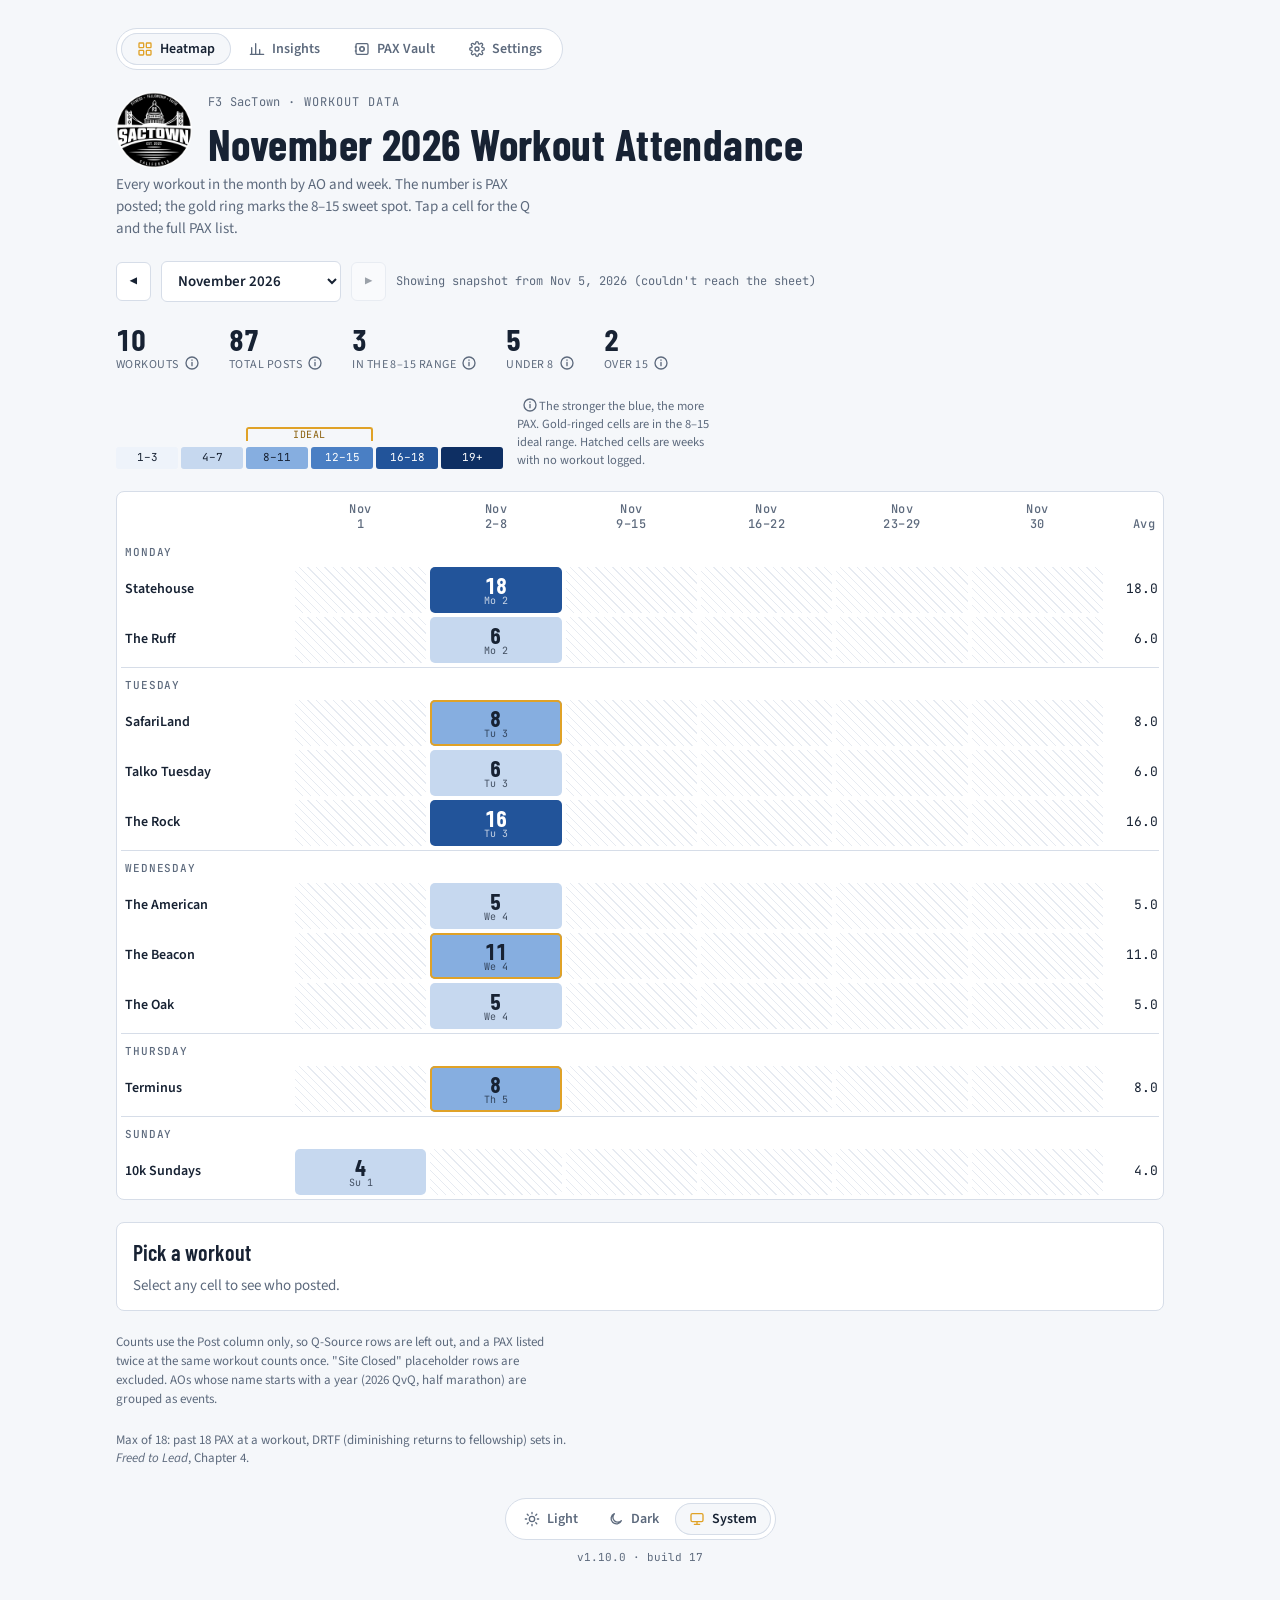
<file: index.html>
<!doctype html>
<html lang="en">
<head>
<meta charset="utf-8">
<meta name="viewport" content="width=device-width, initial-scale=1, viewport-fit=cover">
<link rel="icon" href="favicon.ico" sizes="any">
<link rel="icon" type="image/png" sizes="32x32" href="icons/favicon-32.png">
<link rel="icon" type="image/png" sizes="192x192" href="icons/icon-192.png">
<link rel="apple-touch-icon" href="icons/apple-touch-icon.png">
<title>SacTown Attendance Heatmap</title>
<meta name="color-scheme" content="light dark">
<script>try{const t=localStorage.getItem("hm-theme");if(t==="light"||t==="dark")document.documentElement.dataset.theme=t}catch(e){}</script>
<link rel="preconnect" href="https://fonts.googleapis.com">
<link rel="stylesheet" href="https://fonts.googleapis.com/css2?family=Barlow+Condensed:wght@600;700&family=Source+Sans+3:wght@400;600&family=JetBrains+Mono:wght@500&display=swap">
<link rel="stylesheet" href="site.css?v=17">
<style>
/* Layout: one row per AO grouped by day of week, one column per Mon–Sun week of the chosen month */
.legend{display:flex;align-items:flex-end;gap:14px;flex-wrap:wrap}
.ramp{display:grid;grid-template-columns:repeat(6,minmax(44px,62px));gap:3px;position:relative;padding-top:20px}
.ramp div{height:22px;border-radius:3px;display:grid;place-items:center;font-family:var(--mono);font-size:11px}
.ramp .band{position:absolute;top:0;height:14px;border:2px solid var(--ideal);border-bottom:0;border-radius:3px 3px 0 0;font-family:var(--mono);font-size:10px;color:var(--ideal-ink);text-align:center;line-height:10px;letter-spacing:.06em}
.legend small{color:var(--muted);max-width:34ch}
.grid-wrap{overflow-x:auto;background:var(--surface);border:1px solid var(--line);border-radius:8px}
table{border-collapse:separate;border-spacing:4px;width:100%;table-layout:fixed;font-variant-numeric:tabular-nums}
col.c-ao{width:170px}
col.c-avg{width:52px}
th{font-weight:600;font-size:12px;color:var(--muted);text-align:left;padding:6px 4px;white-space:nowrap}
thead th{font-family:var(--mono);font-weight:500;letter-spacing:.04em;text-align:center;line-height:1.2;vertical-align:bottom}
thead th span{display:block}
td.ao,thead th:first-child{position:sticky;left:0;z-index:1;background:var(--surface);box-shadow:4px 0 0 var(--surface)}
td.ao{font-weight:600;padding:0 8px 0 4px;font-size:14px;line-height:1.2;overflow-wrap:break-word;hyphens:auto}
tr.grp th{font-family:var(--mono);font-weight:500;font-size:11px;letter-spacing:.08em;text-transform:uppercase;color:var(--muted);padding:10px 4px 2px;border-top:1px solid var(--line)}
tbody tr.grp:first-child th{border-top:0;padding-top:4px}
tr.grp th span{position:sticky;left:4px}
td.c{padding:0;vertical-align:top}
td.c .stack{display:grid;gap:3px}
td.c button{all:unset;cursor:pointer;display:grid;place-items:center;width:100%;height:46px;border-radius:5px;box-sizing:border-box;text-align:center}
td.c button.ideal{box-shadow:inset 0 0 0 2px var(--ideal)}
td.c button:focus-visible{outline:2px solid var(--ink);outline-offset:2px}
td.c .n{font-family:var(--display);font-size:22px;font-weight:700;line-height:1}
td.c .d{font-family:var(--mono);font-size:10px;opacity:.75;line-height:1}
td.c.none{height:46px;border-radius:5px;background:repeating-linear-gradient(45deg,transparent 0 5px,var(--line) 5px 6px);opacity:.6}
td.avg{font-family:var(--mono);font-size:13px;text-align:right;padding-left:10px;white-space:nowrap}
@media (max-width:600px){
  .grid-wrap{border-radius:6px}
  table{border-spacing:3px}
  th{font-size:10px;padding:4px 2px}
  thead th{letter-spacing:0}
  col.c-ao{width:92px}
  col.c-avg{width:30px}
  table{min-width:340px}
  td.ao{font-size:12.5px;padding:0 2px}
  td.c button,td.c.none{height:40px}
  td.c .n{font-size:18px}
  td.c .d{font-size:9px;letter-spacing:-.02em}
  td.avg{font-size:11px;padding-left:2px}
}
@media (prefers-reduced-motion:no-preference){td.c button{transition:transform .12s}td.c button:hover{transform:scale(1.06)}}
</style>
</head>
<body data-page="heatmap" data-title="Attendance Heatmap">


<div class="wrap">
  <nav class="tabs" id="tabs" aria-label="Pages"></nav>
  <header>
    <a class="brand" href="https://f3sactown.com/" aria-label="F3 SacTown home"><img src="icons/icon-192.png" alt="F3 SacTown logo" width="76" height="76"></a>
    <div class="eyebrow"><span data-brand>F3 SacTown</span> · Workout data</div>
    <h1 id="title">Workout Attendance</h1>
    <p class="lede">Every workout in the month by AO and week. The number is PAX posted; the gold ring marks the 8–15 sweet spot. Tap a cell for the Q and the full PAX list.</p>
  </header>

  <div class="controls">
    <button id="prev" type="button" aria-label="Previous month">◀</button>
    <select id="month" aria-label="Month"></select>
    <button id="next" type="button" aria-label="Next month">▶</button>
    <span class="source" id="source">Loading…</span>
  </div>

  <div class="stats" id="stats"></div>

  <div class="legend">
    <div class="ramp" id="ramp"></div>
    <small><span id="heatInfo"></span>The stronger the blue, the more PAX. Gold-ringed cells are in the 8–15 ideal range. Hatched cells are weeks with no workout logged.</small>
  </div>

  <div class="grid-wrap" id="gridwrap"><table id="grid"></table></div>

  <div class="detail" id="detail" aria-live="polite"><h2>Pick a workout</h2><p>Select any cell to see who posted.</p></div>

  <p class="notes">Counts use the Post column only, so Q-Source rows are left out, and a PAX listed twice at the same workout counts once. "Site Closed" placeholder rows are excluded. AOs whose name starts with a year (2026 QvQ, half marathon) are grouped as events.</p>
  <p class="notes">Max of 18: past 18 PAX at a workout, DRTF (diminishing returns to fellowship) sets in. <cite>Freed to Lead</cite>, Chapter 4.</p>
  <footer class="foot" id="foot"></footer>
</div>

<script src="site-config.js?v=17"></script>
<script src="config.js?v=17"></script>
<script src="data.js?v=17"></script>
<script src="site.js?v=17"></script>
<script>
let WORKOUTS=[]; // {y,m,d,ao,q,pax[],n}

// ---- Rendering ----------------------------------------------------------
const sel=document.getElementById("month");
function monthKeys(){return [...new Set(WORKOUTS.map(w=>w.y*100+w.m))].sort((a,b)=>a-b)}
function fillSelect(keep){
  const keys=monthKeys();
  sel.innerHTML=keys.slice().reverse().map(k=>`<option value="${k}">${MON[k%100-1]} ${Math.floor(k/100)}</option>`).join("");
  sel.value=keys.includes(keep)?keep:keys[keys.length-1];
}
function weeksOf(y,m){ // Mon–Sun weeks clipped to the month
  const last=new Date(y,m,0).getDate(),out=[];let start=1;
  for(let d=1;d<=last;d++){const dw=new Date(y,m-1,d).getDay();if(dw===0||d===last){out.push([start,d]);start=d+1}}
  return out;
}
function render(){
  if(!WORKOUTS.length){document.getElementById("grid").innerHTML=`<tbody><tr><td class="empty">No workouts to show yet.</td></tr></tbody>`;document.getElementById("stats").innerHTML="";return}
  const key=+sel.value,y=Math.floor(key/100),m=key%100;
  try{localStorage.setItem("hm-month",key)}catch(e){}
  if(location.hash!=="#m"+key)history.replaceState(null,"","#m"+key);
  const keys=monthKeys(),pos=keys.indexOf(key);
  document.getElementById("prev").disabled=pos<=0;
  document.getElementById("next").disabled=pos>=keys.length-1;
  document.getElementById("title").textContent=`${MON[m-1]} ${y} Workout Attendance`;
  document.title=pageTitle(`${MON[m-1]} ${y} Attendance`);

  const ws=WORKOUTS.filter(w=>w.y===y&&w.m===m);
  const WEEKS=weeksOf(y,m);
  const wk=d=>WEEKS.findIndex(([a,b])=>d>=a&&d<=b);
  const dowOf=w=>new Date(w.y,w.m-1,w.d).getDay();

  // stats
  const tot=ws.reduce((s,r)=>s+r.n,0);
  const W=colsUsed("master",["date","ao","pax","post"]);
  const STATS=[[ws.length,"workouts",`Workouts this month. Each AO + date with at least one post is one workout.\nData: ${W}`],
    [tot,"total posts",`PAX posts this month: the sum of PAX at every workout. A PAX listed twice at one workout counts once.\nData: ${W}`],
    [ws.filter(r=>ideal(r.n)).length,`in the ${IDEAL_LO}–${IDEAL_HI} range`,`Workouts with ${IDEAL_LO} to ${IDEAL_HI} PAX, the ideal size.\nData: ${W}`],
    [ws.filter(r=>r.n<IDEAL_LO).length,`under ${IDEAL_LO}`,`Workouts with fewer than ${IDEAL_LO} PAX.\nData: ${W}`],
    [ws.filter(r=>r.n>IDEAL_HI).length,`over ${IDEAL_HI}`,`Workouts with more than ${IDEAL_HI} PAX.\nData: ${W}`]];
  document.getElementById("stats").innerHTML=STATS.map(([v,l,t])=>`<div class="stat"><b>${v}</b><span>${l}${infoTip(t,l)}</span></div>`).join("");

  // group AOs by their usual weekday; year-prefixed names are events
  const byAo=new Map();ws.forEach(w=>{if(!byAo.has(w.ao))byAo.set(w.ao,[]);byAo.get(w.ao).push(w)});
  const groups=new Map();
  for(const [ao,list] of byAo){
    let g;
    if(/^\d{4}\b/.test(ao))g="Event";
    else{const c={};list.forEach(w=>{const k=DOW[dowOf(w)];c[k]=(c[k]||0)+1});g=Object.entries(c).sort((a,b)=>b[1]-a[1])[0][0]}
    if(!groups.has(g))groups.set(g,[]);groups.get(g).push(ao);
  }
  const order=DAYORDER.concat("Event").filter(g=>groups.has(g));
  const cols=WEEKS.length+2;

  const g=document.getElementById("grid");
  if(!ws.length){g.innerHTML=`<tbody><tr><td class="empty">No workouts logged this month.</td></tr></tbody>`;return}
  let h=`<colgroup><col class="c-ao">${WEEKS.map(()=>"<col>").join("")}<col class="c-avg"></colgroup><thead><tr><th></th>${WEEKS.map(([a,b])=>`<th><span>${MON[m-1].slice(0,3)}</span><span>${a}${a===b?"":"–"+b}</span></th>`).join("")}<th style="text-align:right">Avg</th></tr></thead><tbody>`;
  const DAYNAME={Mon:"Monday",Tue:"Tuesday",Wed:"Wednesday",Thu:"Thursday",Fri:"Friday",Sat:"Saturday",Sun:"Sunday",Event:"Events"};
  order.forEach((day,gi)=>{
    h+=`<tr class="grp"><th colspan="${cols}" scope="rowgroup"><span>${DAYNAME[day]}</span></th></tr>`;
    groups.get(day).sort().forEach((ao,ai)=>{
      const rows=byAo.get(ao).sort((a,b)=>a.d-b.d);
      const cells=WEEKS.map((_,w)=>{
        const rs=rows.filter(r=>wk(r.d)===w);
        if(!rs.length)return `<td class="c none" aria-label="No workout"></td>`;
        return `<td class="c"><div class="stack">${rs.map(r=>{const b=bin(r.n),i=WORKOUTS.indexOf(r);
          return `<button data-i="${i}" class="${ideal(r.n)?"ideal":""}" style="background:var(${b.c});color:${b.t}" aria-label="${ao}, ${DOW[dowOf(r)]} ${MON[m-1]} ${r.d}: ${r.n} PAX"><span><div class="n">${r.n}</div><div class="d">${DOW[dowOf(r)].slice(0,2)} ${r.d}</div></span></button>`}).join("")}</div></td>`;
      }).join("");
      const avg=(rows.reduce((s,r)=>s+r.n,0)/rows.length).toFixed(1);
      h+=`<tr><td class="ao">${ao}</td>${cells}<td class="avg">${avg}</td></tr>`;
    });
  });
  g.innerHTML=h+"</tbody>";
  document.getElementById("detail").innerHTML=`<h2>Pick a workout</h2><p>Select any cell to see who posted.</p>`;
}

document.getElementById("grid").addEventListener("click",e=>{
  const b=e.target.closest("button[data-i]");if(!b)return;const r=WORKOUTS[+b.dataset.i];
  const verdict=ideal(r.n)?"In the ideal range":r.n<IDEAL_LO?`${IDEAL_LO-r.n} short of the ideal range`:`${r.n-IDEAL_HI} over the ideal range`;
  document.getElementById("detail").innerHTML=`<h2>${r.ao} · ${DOW[new Date(r.y,r.m-1,r.d).getDay()]} ${MON[r.m-1]} ${r.d} · ${r.n} PAX</h2><p><strong>Q:</strong> ${r.q||"not recorded"} · ${verdict}</p><p>${r.pax.join(", ")}</p>`;
});
sel.addEventListener("change",render);
function step(dir){const keys=monthKeys(),i=keys.indexOf(+sel.value)+dir;if(i>=0&&i<keys.length){sel.value=keys[i];render()}}
document.getElementById("prev").addEventListener("click",()=>step(-1));
document.getElementById("next").addEventListener("click",()=>step(1));

// legend
const ramp=document.getElementById("ramp");
BINS.forEach(b=>{const el=document.createElement("div");el.style.background=`var(${b.c})`;el.style.color=b.t;el.textContent=b.hi>99?`${b.lo}+`:`${b.lo}–${b.hi}`;ramp.appendChild(el)});
const band=document.createElement("div");band.className="band";band.textContent="IDEAL";band.style.left="calc((100% - 15px)/6*2 + 6px)";band.style.width="calc((100% - 15px)/6*2 + 3px)";ramp.appendChild(band);

// ---- Start: show the snapshot right away, then swap in live data -----------
function initialMonth(){
  const h=location.hash.match(/^#m(\d{6})$/);if(h)return +h[1];
  try{const s=+localStorage.getItem("hm-month");if(s)return s}catch(e){}
  return null;
}
const src=document.getElementById("source");
document.getElementById("heatInfo").innerHTML=infoTip(`Each cell is one workout: the number of PAX who posted at that AO on that date. Rows are AOs grouped by their usual weekday; columns are Monday–Sunday weeks. AOs whose name starts with a year are grouped as events.\nData: ${colsUsed("master",["date","ao","pax","post","q"])}`,"Heatmap");
WORKOUTS=fromSnapshot();fillSelect(initialMonth());render();
src.textContent=WORKOUTS.length?`Snapshot from ${SNAPSHOT_DATE} · checking the sheet…`:"Loading from the Google Sheet…";
fetch(SHEET_CSV_URL,{cache:"no-store"}).then(r=>{if(!r.ok)throw new Error(r.status);return r.text()}).then(t=>{
  const live=fromRows(parseCSV(t));if(!live.length)throw new Error("no workouts found");
  const keep=+sel.value;WORKOUTS=live;fillSelect(keep);render();
  src.textContent=`Live from the Google Sheet · ${new Date().toLocaleString([], {month:"short",day:"numeric",hour:"numeric",minute:"2-digit"})}`;
}).catch(e=>{src.textContent=WORKOUTS.length?`Showing snapshot from ${SNAPSHOT_DATE} (couldn't reach the sheet)`:`Couldn't read the sheet: ${/column not found|no workouts/.test(e.message)?e.message:"check the link and sharing"}. See Settings.`;});
</script>

</body>
</html>
</file>
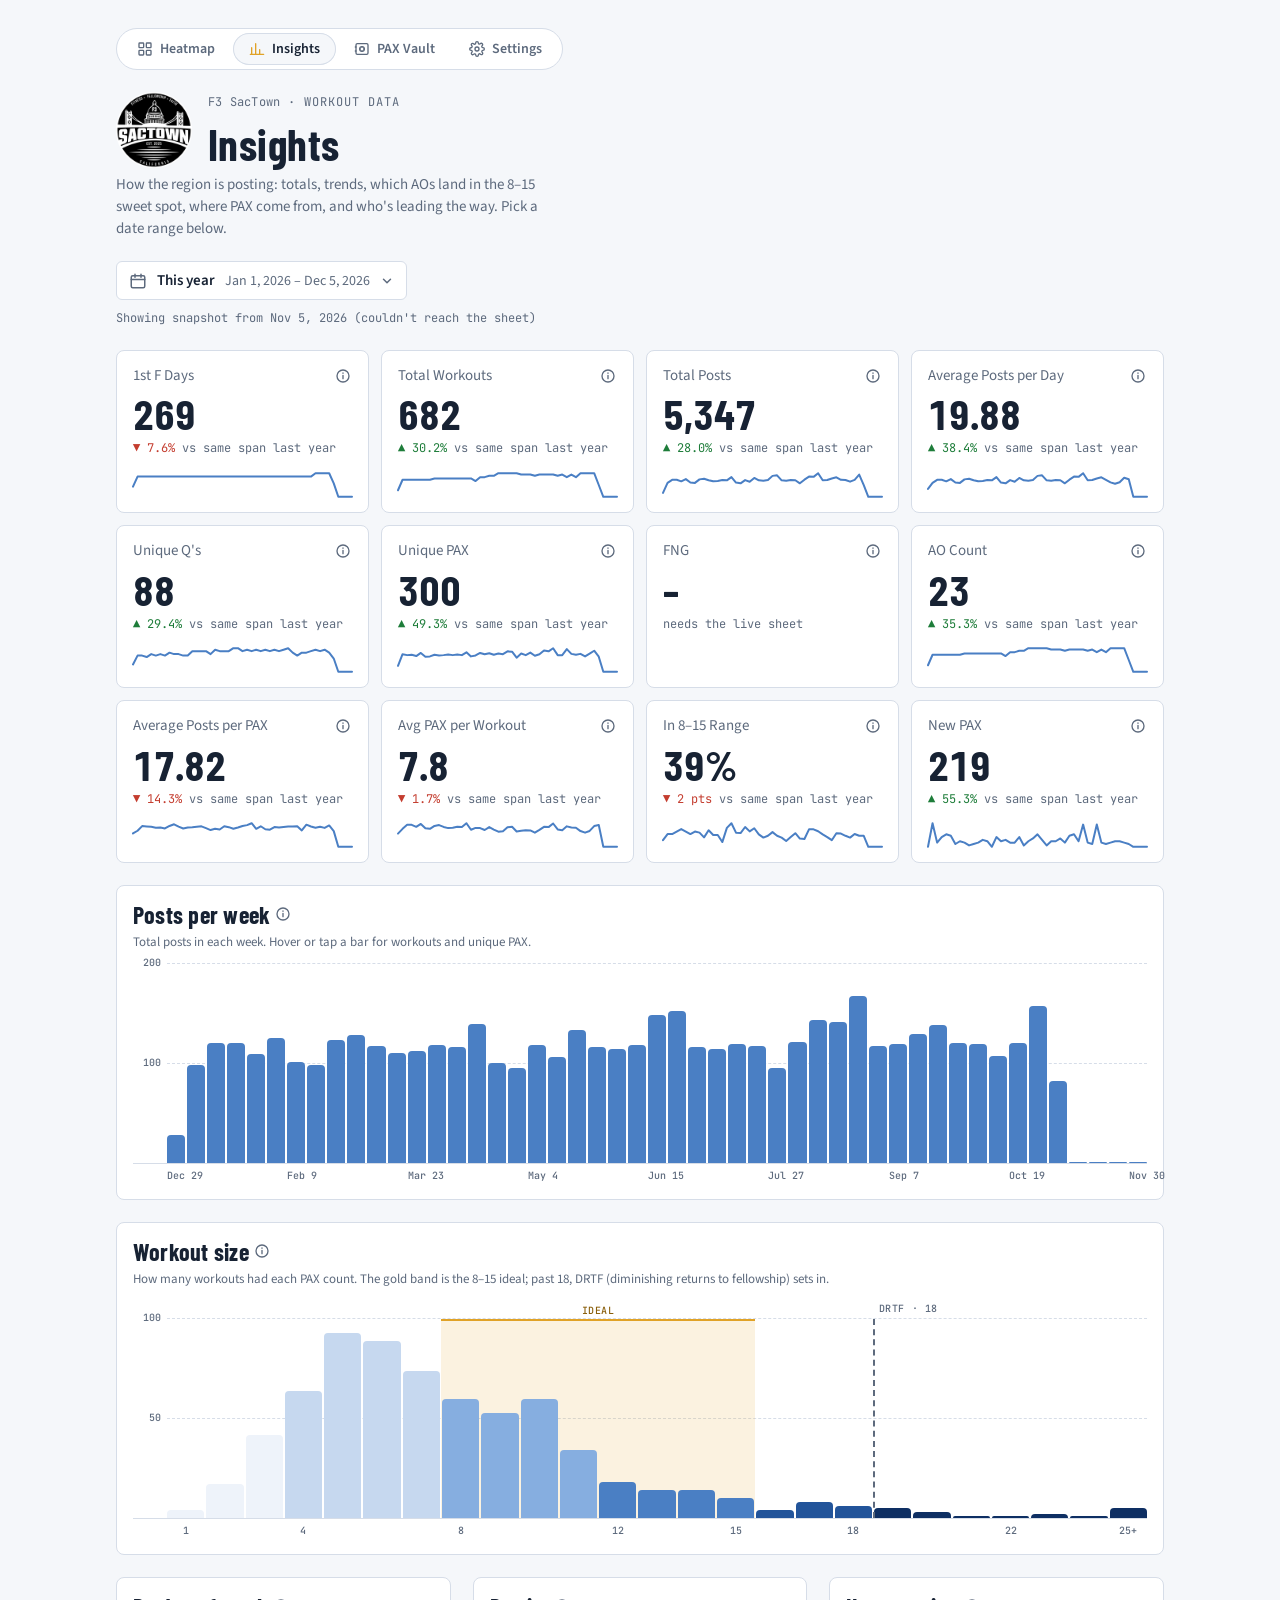
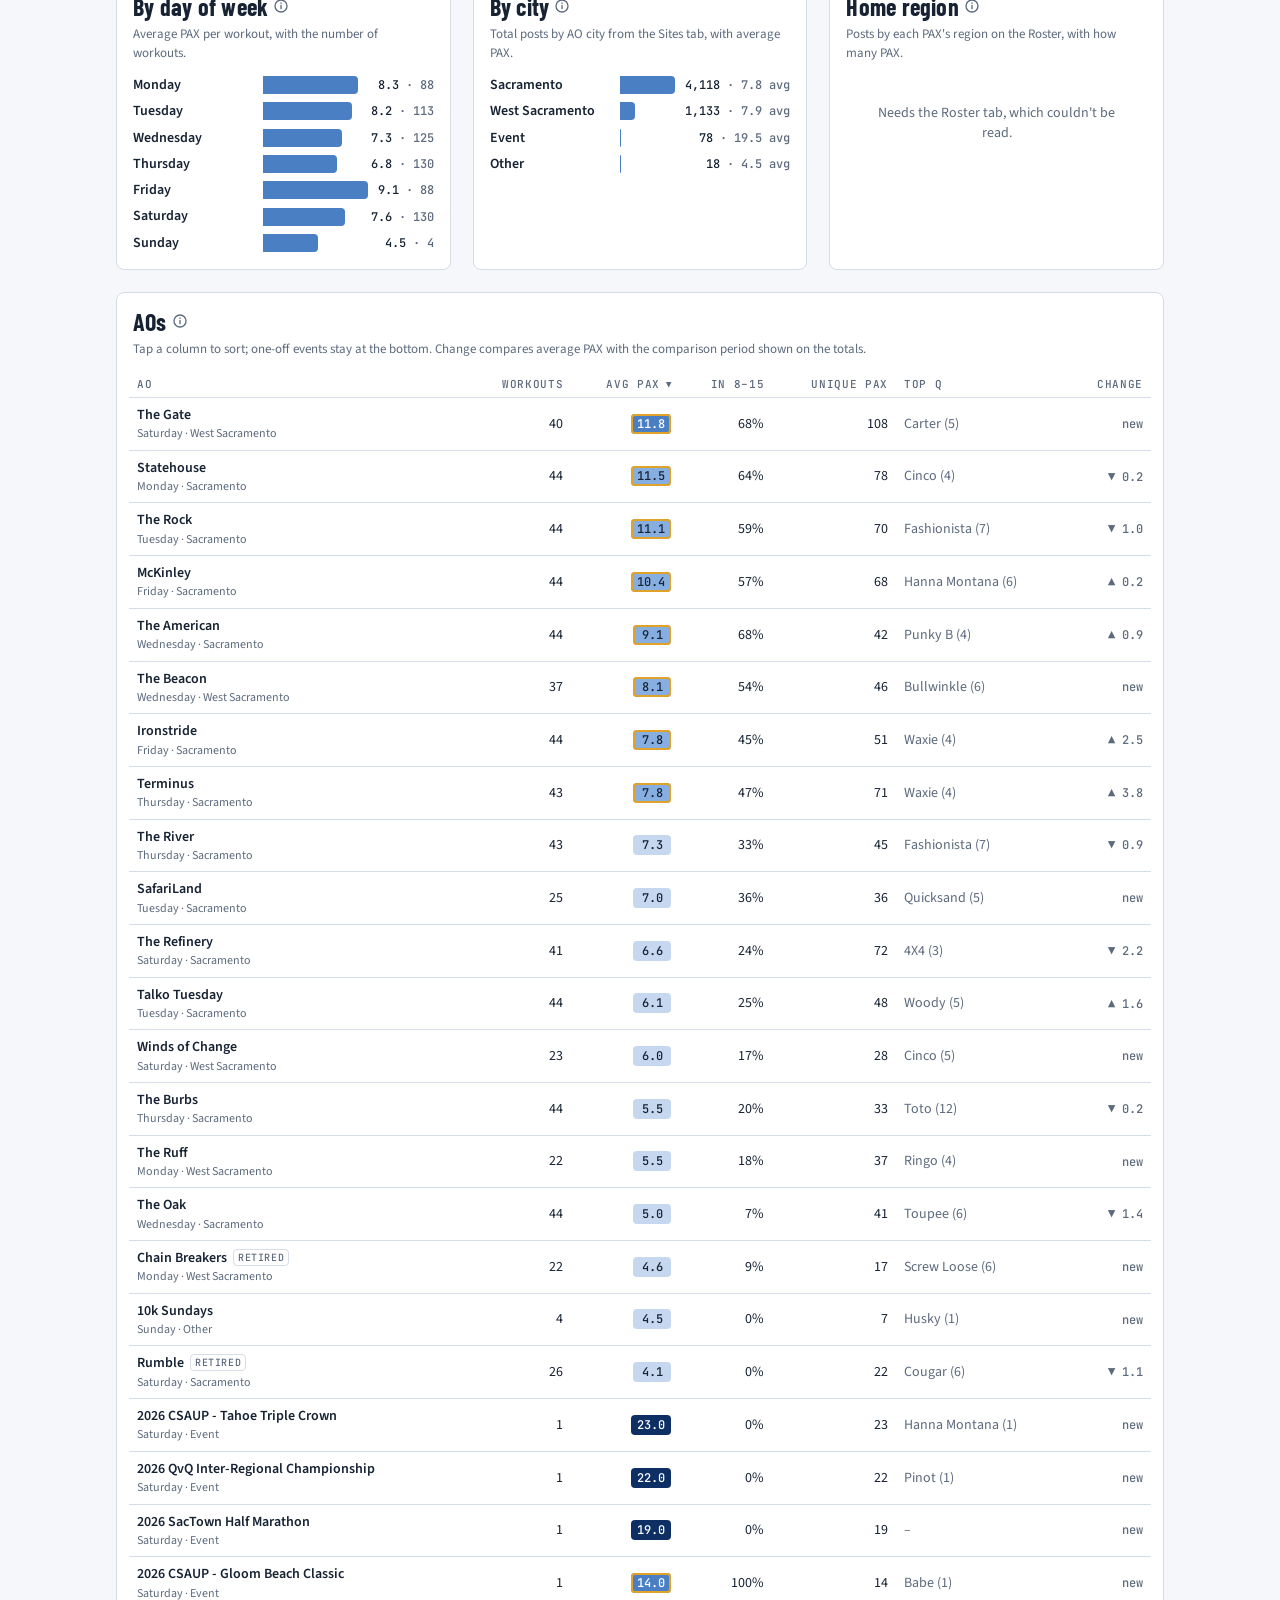
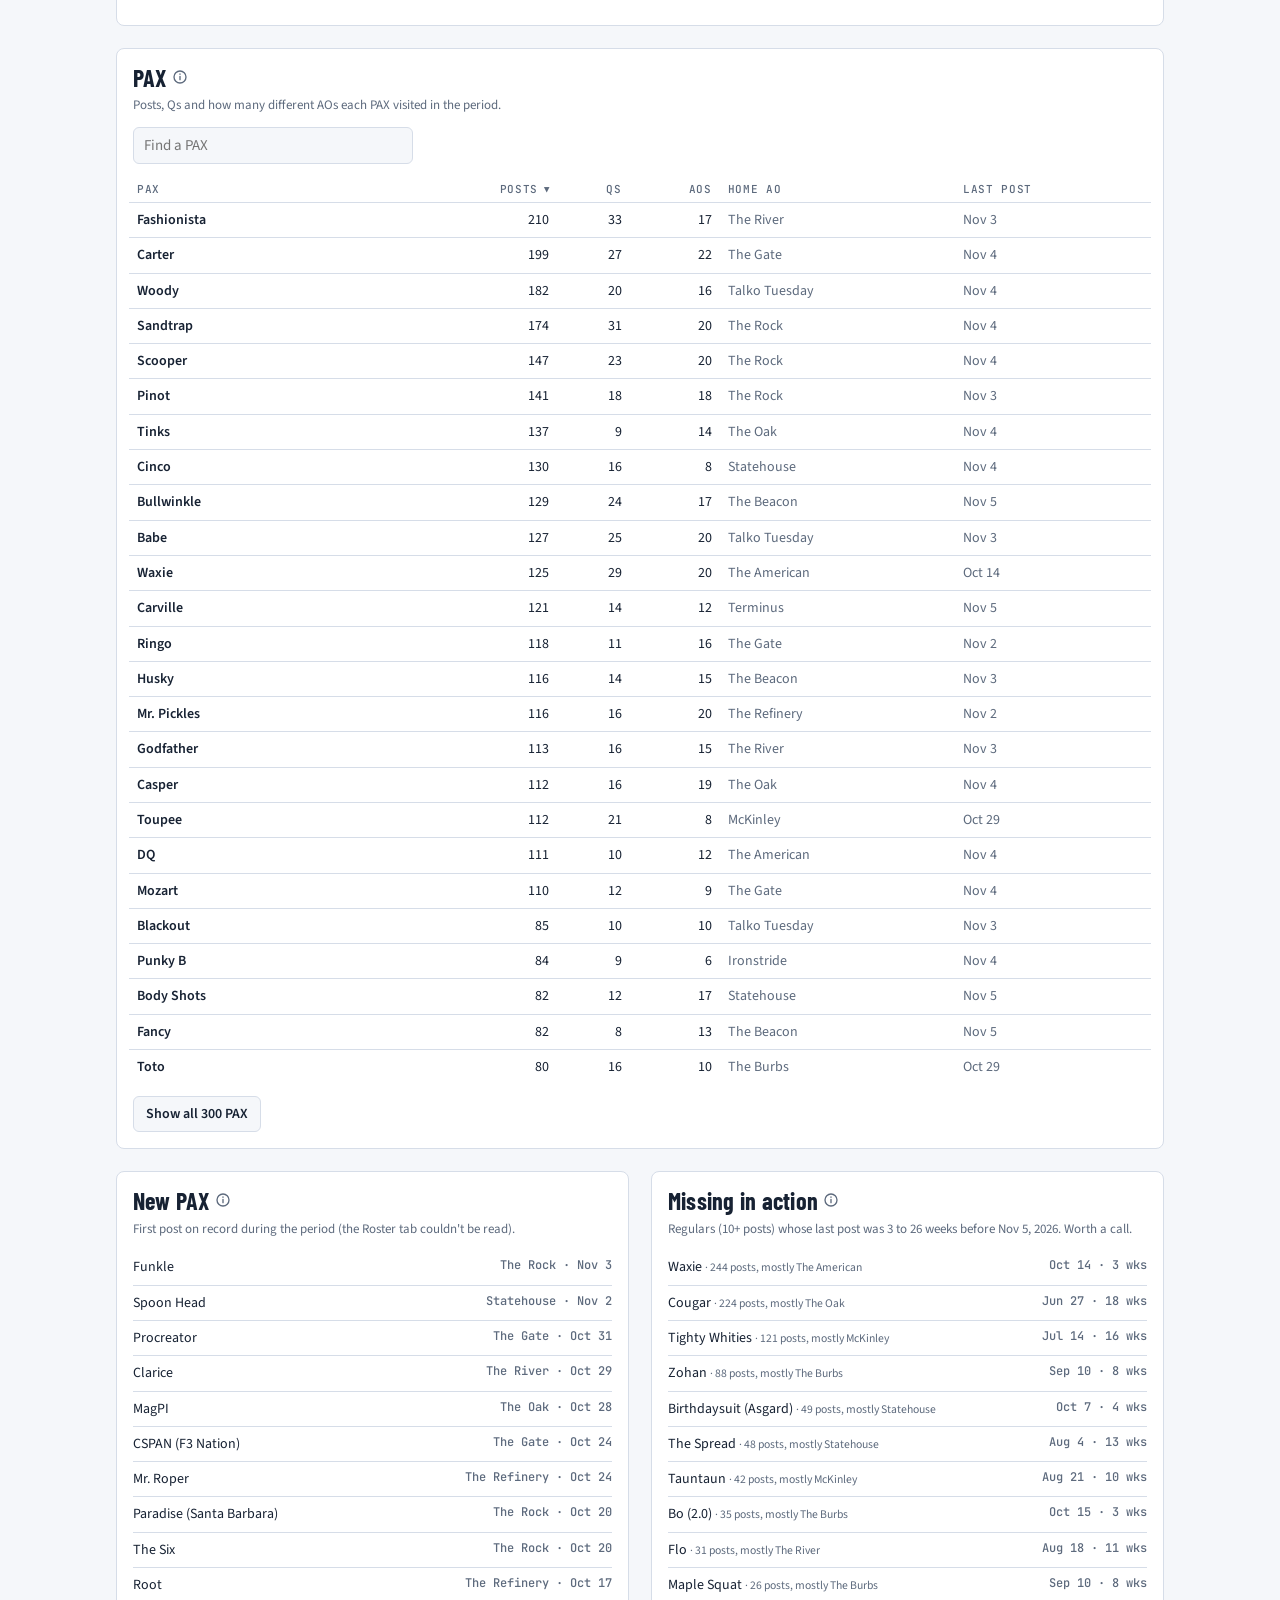
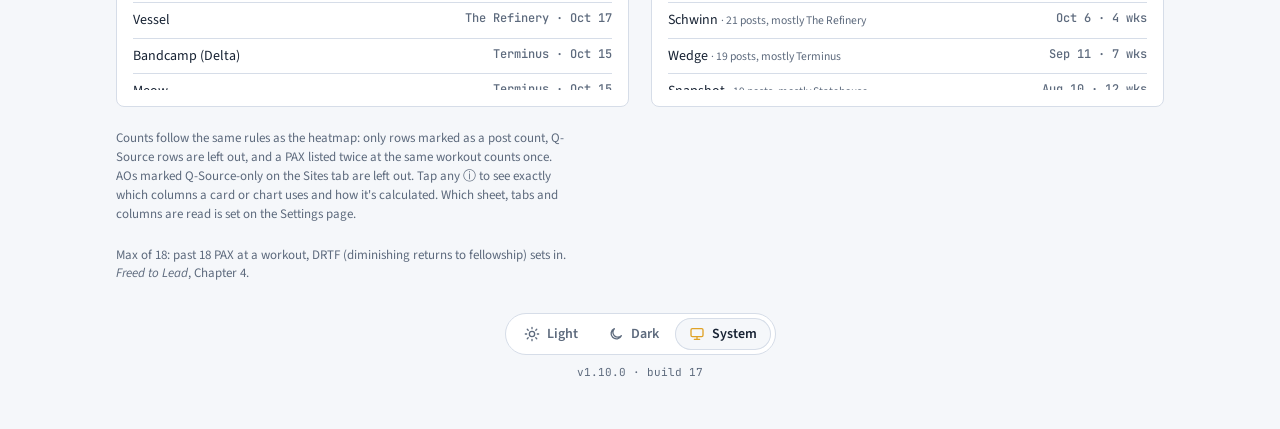
<file: insights.html>
<!doctype html>
<html lang="en">
<head>
<meta charset="utf-8">
<meta name="viewport" content="width=device-width, initial-scale=1, viewport-fit=cover">
<link rel="icon" href="favicon.ico" sizes="any">
<link rel="icon" type="image/png" sizes="32x32" href="icons/favicon-32.png">
<link rel="icon" type="image/png" sizes="192x192" href="icons/icon-192.png">
<link rel="apple-touch-icon" href="icons/apple-touch-icon.png">
<title>SacTown Insights</title>
<meta name="color-scheme" content="light dark">
<script>try{const t=localStorage.getItem("hm-theme");if(t==="light"||t==="dark")document.documentElement.dataset.theme=t}catch(e){}</script>
<link rel="preconnect" href="https://fonts.googleapis.com">
<link rel="stylesheet" href="https://fonts.googleapis.com/css2?family=Barlow+Condensed:wght@600;700&family=Source+Sans+3:wght@400;600&family=JetBrains+Mono:wght@500&display=swap">
<link rel="stylesheet" href="site.css?v=17">
<link rel="stylesheet" href="charts.css?v=17">
<style>
/* Insights: KPI tiles, charts and leaderboards for a chosen period */
/* Date range picker: one button that opens presets + an exact start/end range */
.picker{position:relative}
.pick-btn{display:inline-flex;align-items:center;gap:10px;font:600 15px var(--body);color:var(--ink);background:var(--surface);border:1px solid var(--line);border-radius:8px;padding:8px 12px;cursor:pointer;max-width:100%;text-align:left}
.pick-btn svg{width:18px;height:18px;flex:none;color:var(--muted)}
.pick-btn .caret{width:14px;height:14px}
.pick-btn[aria-expanded="true"]{border-color:var(--h4)}
.pick-btn:focus-visible{outline:2px solid var(--ink);outline-offset:2px}
.pick-btn .range{font-weight:400;font-size:14px;color:var(--muted)}
.pick-pop{position:absolute;top:calc(100% + 6px);left:0;z-index:20;width:min(540px,calc(100vw - 32px));background:var(--surface);border:1px solid var(--line);border-radius:10px;box-shadow:0 12px 32px rgba(10,20,40,.18);display:grid;grid-template-columns:170px 1fr}
.pick-pop[hidden]{display:none}
.pick-presets{display:grid;align-content:start;gap:2px;padding:8px;border-right:1px solid var(--line)}
.pick-presets button{all:unset;cursor:pointer;padding:8px 10px;border-radius:6px;font:600 14px var(--body);color:var(--ink)}
.pick-presets button:hover{background:var(--bg)}
.pick-presets button[aria-pressed="true"]{background:var(--h4);color:var(--t4)}
.pick-presets button:focus-visible{outline:2px solid var(--ink);outline-offset:-2px}
.pick-custom{display:grid;gap:12px;padding:14px 16px;align-content:start}
.pick-custom h3{margin:0;font:500 11px var(--mono);letter-spacing:.08em;text-transform:uppercase;color:var(--muted)}
.pick-custom .dates{display:grid;grid-template-columns:1fr 1fr;gap:10px}
.pick-custom label{display:grid;gap:4px;font-size:13px;color:var(--muted)}
.pick-custom input{font:15px var(--body);color:var(--ink);background:var(--bg);border:1px solid var(--line);border-radius:6px;padding:7px 8px;min-width:0}
.pick-custom input:focus-visible{outline:2px solid var(--ink);outline-offset:1px}
.pick-err{margin:0;font-size:13px;color:var(--ideal-ink);min-height:1em}
.pick-actions{display:flex;gap:8px;justify-content:flex-end}
.pick-actions button{font:600 14px var(--body);border-radius:6px;padding:7px 14px;cursor:pointer;border:1px solid var(--line);background:var(--bg);color:var(--ink)}
.pick-actions button[type="submit"]{background:var(--h4);border-color:var(--h4);color:var(--t4)}
.pick-actions button:focus-visible{outline:2px solid var(--ink);outline-offset:2px}
@media (max-width:560px){.pick-pop{grid-template-columns:1fr}.pick-presets{grid-template-columns:1fr 1fr;border-right:0;border-bottom:1px solid var(--line)}.pick-custom .dates{grid-template-columns:1fr}.pick-btn{flex-wrap:wrap;row-gap:2px}}

</style>
</head>
<body data-page="insights" data-title="Insights">

<div class="wrap">
  <nav class="tabs" id="tabs" aria-label="Pages"></nav>
  <header>
    <a class="brand" href="https://f3sactown.com/" aria-label="F3 SacTown home"><img src="icons/icon-192.png" alt="F3 SacTown logo" width="76" height="76"></a>
    <div class="eyebrow"><span data-brand>F3 SacTown</span> · Workout data</div>
    <h1 id="title">Insights</h1>
    <p class="lede">How the region is posting: totals, trends, which AOs land in the 8–15 sweet spot, where PAX come from, and who's leading the way. Pick a date range below.</p>
  </header>

  <div class="controls">
    <div class="picker" id="picker">
      <button type="button" class="pick-btn" id="pickBtn" aria-haspopup="dialog" aria-expanded="false" aria-controls="pickPop">
        <svg viewBox="0 0 24 24" fill="none" stroke="currentColor" stroke-width="2" stroke-linecap="round" stroke-linejoin="round" aria-hidden="true"><rect x="3" y="5" width="18" height="16" rx="2"/><path d="M3 10h18M8 3v4M16 3v4"/></svg>
        <span id="pickLabel">This year</span><span class="range" id="range"></span>
        <svg class="caret" viewBox="0 0 24 24" fill="none" stroke="currentColor" stroke-width="2.5" stroke-linecap="round" stroke-linejoin="round" aria-hidden="true"><path d="M6 9l6 6 6-6"/></svg>
      </button>
      <div class="pick-pop" id="pickPop" role="dialog" aria-label="Date range" hidden>
        <div class="pick-presets" id="presets"></div>
        <form class="pick-custom" id="pickForm" novalidate>
          <h3>Custom range</h3>
          <div class="dates">
            <label>Start date<input type="date" id="dStart" required></label>
            <label>End date<input type="date" id="dEnd" required></label>
          </div>
          <p class="pick-err" id="pickErr" aria-live="polite"></p>
          <div class="pick-actions"><button type="button" id="pickCancel">Cancel</button><button type="submit">Apply</button></div>
        </form>
      </div>
    </div>
  </div>
  <span class="source" id="source" style="margin-top:-12px">Loading…</span>

  <div class="kpis needs-data" id="kpis"></div>

  <section class="panel needs-data">
    <h2><span id="trendTitle">Posts per week</span><span data-info="trend" data-what="Posts over time"></span></h2>
    <p class="sub">Total posts in each <span id="trendUnit">week</span>. Hover or tap a bar for workouts and unique PAX.</p>
    <div><div class="cols" id="trend"></div><div class="xlab" id="trendX"></div></div>
  </section>

  <section class="panel needs-data">
    <h2>Workout size<span data-info="hist" data-what="Workout size"></span></h2>
    <p class="sub">How many workouts had each PAX count. The gold band is the 8–15 ideal; past 18, DRTF (diminishing returns to fellowship) sets in.</p>
    <div class="hist"><div class="cols" id="hist"></div><div class="xlab" id="histX"></div></div>
  </section>

  <div class="three needs-data">
    <section class="panel needs-data">
      <h2>By day of week<span data-info="dow" data-what="By day of week"></span></h2>
      <p class="sub">Average PAX per workout, with the number of workouts.</p>
      <div class="hbars" id="dow"></div>
    </section>
    <section class="panel needs-data">
      <h2>By city<span data-info="city" data-what="By city"></span></h2>
      <p class="sub">Total posts by AO city from the Sites tab, with average PAX.</p>
      <div class="hbars" id="city"></div>
    </section>
    <section class="panel needs-data">
      <h2>Home region<span data-info="region" data-what="Home region"></span></h2>
      <p class="sub">Posts by each PAX's region on the Roster, with how many PAX.</p>
      <div class="hbars" id="region"></div>
    </section>
  </div>

  <section class="panel needs-data">
    <h2>AOs<span data-info="ao" data-what="AO table"></span></h2>
    <p class="sub">Tap a column to sort; one-off events stay at the bottom. Change compares average PAX with the comparison period shown on the totals.</p>
    <div class="tbl-wrap"><table class="t" id="aoTable"></table></div>
  </section>

  <section class="panel needs-data">
    <h2>PAX<span data-info="pax" data-what="PAX table"></span></h2>
    <p class="sub">Posts, Qs and how many different AOs each PAX visited in the period.</p>
    <div class="tools"><input type="search" id="paxSearch" placeholder="Find a PAX" aria-label="Find a PAX"></div>
    <div class="tbl-wrap"><table class="t" id="paxTable"></table></div>
    <button class="more" id="paxMore" type="button"></button>
  </section>

  <div class="two needs-data">
    <section class="panel needs-data">
      <h2>New PAX<span data-info="newpax" data-what="New PAX"></span></h2>
      <p class="sub" id="newPaxSub"></p>
      <ul class="list" id="newPax"></ul>
    </section>
    <section class="panel needs-data">
      <h2>Missing in action<span data-info="mia" data-what="Missing in action"></span></h2>
      <p class="sub" id="miaSub">Regulars (10+ posts) whose last post was 3 to 26 weeks ago. Worth a call.</p>
      <ul class="list" id="mia"></ul>
    </section>
  </div>

  <p class="notes">Counts follow the same rules as the heatmap: only rows marked as a post count, Q-Source rows are left out, and a PAX listed twice at the same workout counts once. AOs marked Q-Source-only on the Sites tab are left out. Tap any ⓘ to see exactly which columns a card or chart uses and how it's calculated. Which sheet, tabs and columns are read is set on the Settings page.</p>
  <p class="notes">Max of 18: past 18 PAX at a workout, DRTF (diminishing returns to fellowship) sets in. <cite>Freed to Lead</cite>, Chapter 4.</p>
  <footer class="foot" id="foot"></footer>
</div>

<script src="site-config.js?v=17"></script>
<script src="config.js?v=17"></script>
<script src="data.js?v=17"></script>
<script src="site.js?v=17"></script>
<script src="insights.js?v=17"></script>
</body>
</html>
</file>
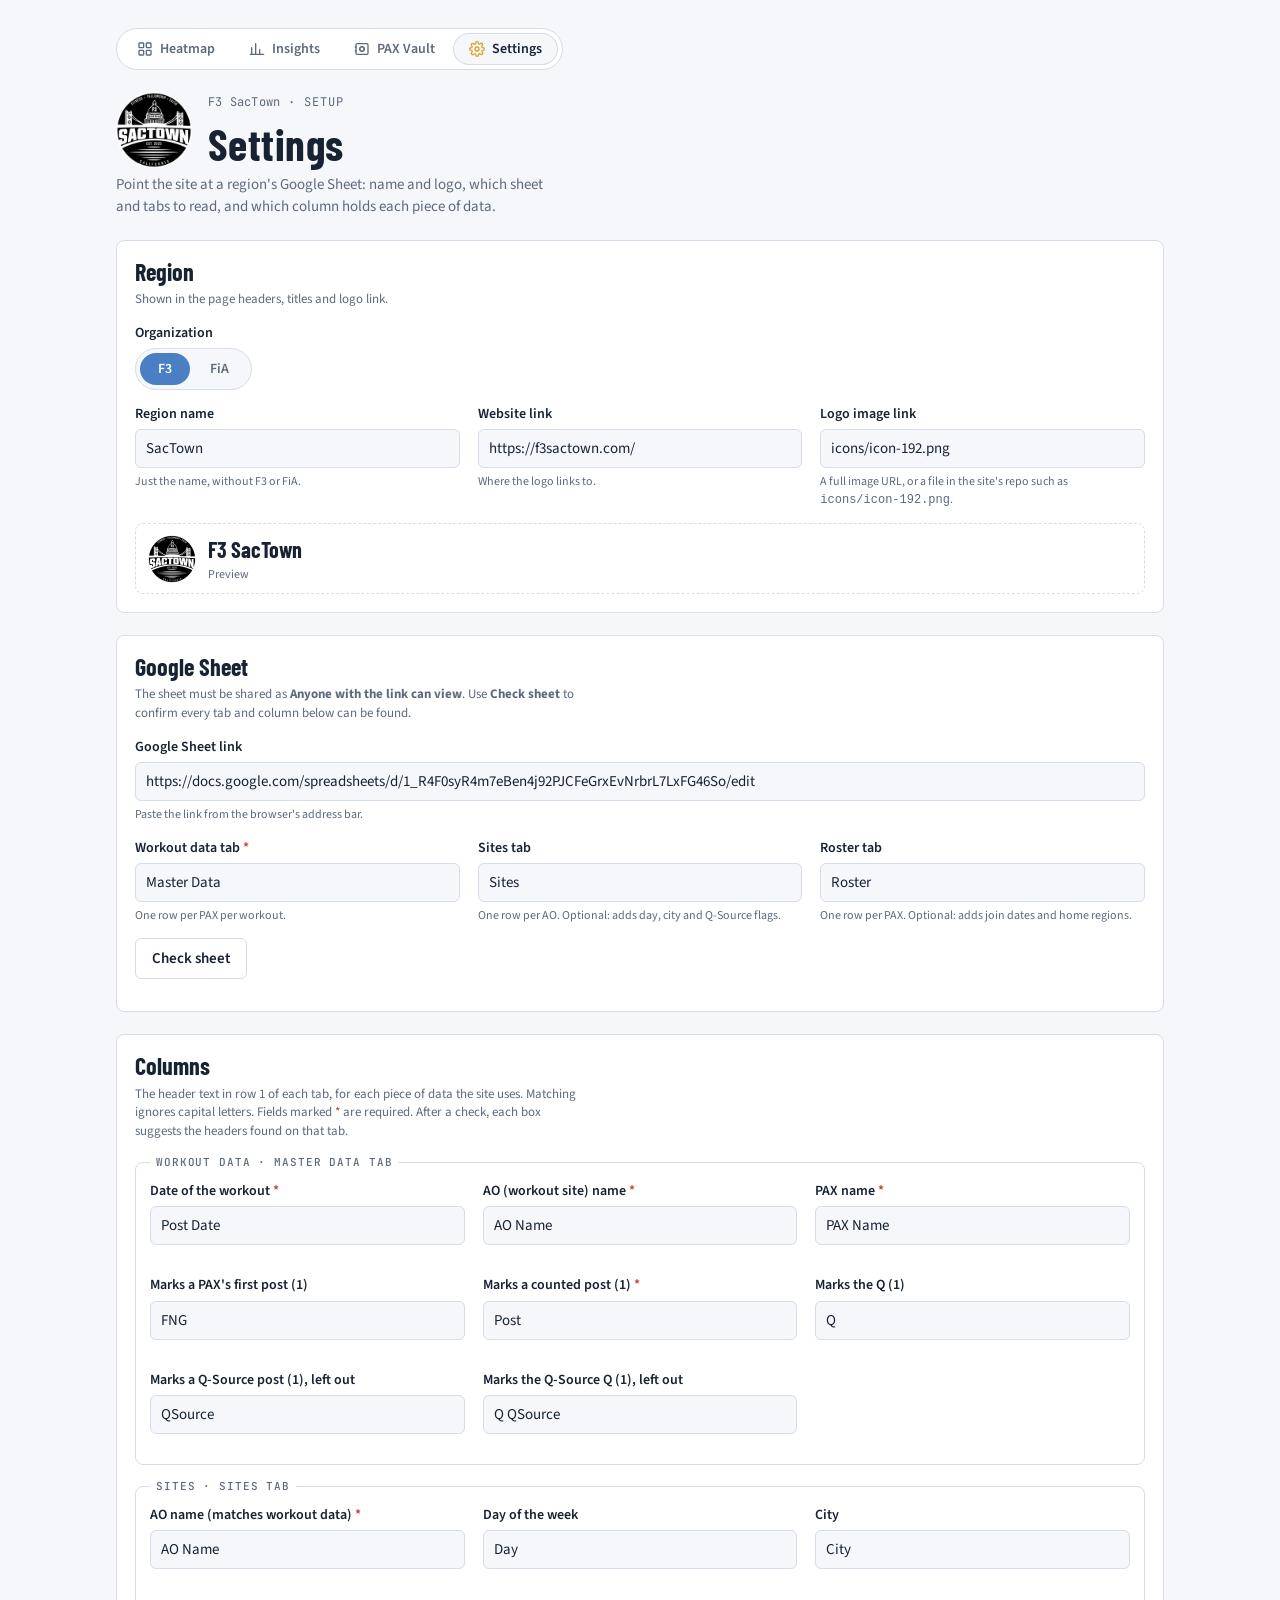
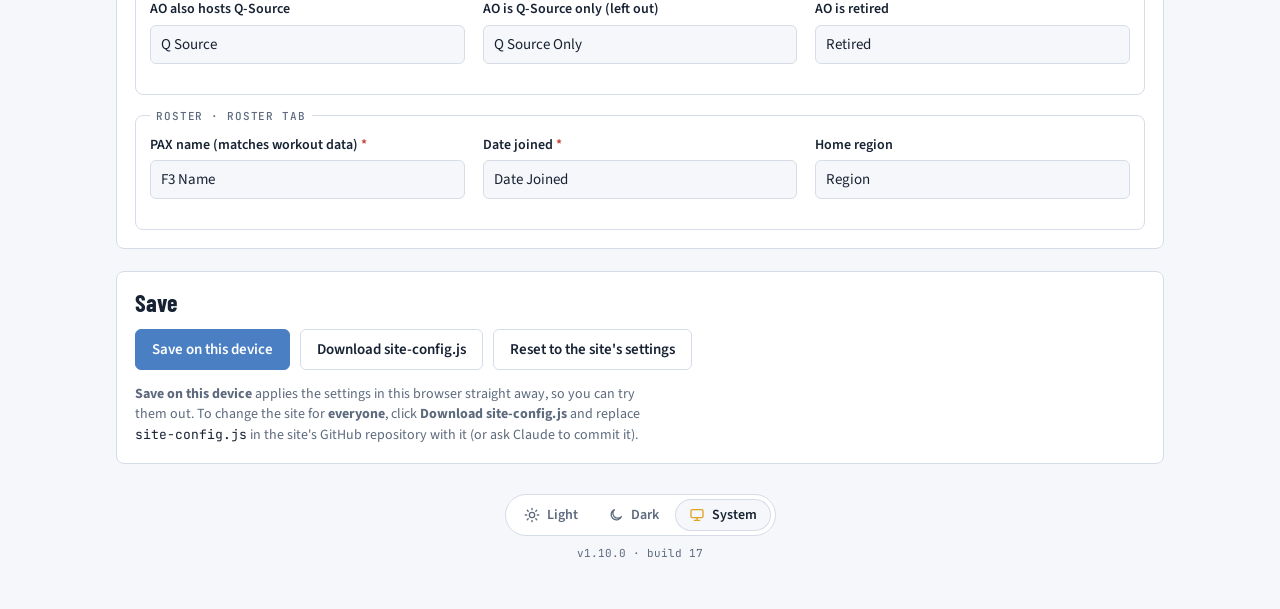
<file: settings.html>
<!doctype html>
<html lang="en">
<head>
<meta charset="utf-8">
<meta name="viewport" content="width=device-width, initial-scale=1, viewport-fit=cover">
<link rel="icon" href="favicon.ico" sizes="any">
<link rel="icon" type="image/png" sizes="32x32" href="icons/favicon-32.png">
<link rel="icon" type="image/png" sizes="192x192" href="icons/icon-192.png">
<link rel="apple-touch-icon" href="icons/apple-touch-icon.png">
<title>Settings</title>
<meta name="color-scheme" content="light dark">
<script>try{const t=localStorage.getItem("hm-theme");if(t==="light"||t==="dark")document.documentElement.dataset.theme=t}catch(e){}</script>
<link rel="preconnect" href="https://fonts.googleapis.com">
<link rel="stylesheet" href="https://fonts.googleapis.com/css2?family=Barlow+Condensed:wght@600;700&family=Source+Sans+3:wght@400;600&family=JetBrains+Mono:wght@500&display=swap">
<link rel="stylesheet" href="site.css?v=17">
<style>
/* Settings: region, sheet, tabs and column names */
.panel{background:var(--surface);border:1px solid var(--line);border-radius:8px;padding:18px;display:grid;gap:14px}
.panel h2{font-family:var(--display);font-size:24px;font-weight:700;margin:0;line-height:1.05}
.panel .sub{margin:-8px 0 0;font-size:13px;color:var(--muted);max-width:75ch}
.fields{display:grid;grid-template-columns:repeat(auto-fit,minmax(260px,1fr));gap:14px 18px}
.field{display:grid;gap:5px;align-content:start}
.field>span{font-weight:600;font-size:14px}
.field small{font-size:12px;color:var(--muted)}
.field input{font:15px var(--body);color:var(--ink);background:var(--bg);border:1px solid var(--line);border-radius:6px;padding:8px 10px;min-width:0;width:100%}
.field input:focus-visible{outline:2px solid var(--ink);outline-offset:1px}
.field.bad input{border-color:var(--bad)}
.field .st{font:500 11px var(--mono);min-height:1em}
.field .st.ok{color:var(--good)}.field .st.no{color:var(--bad)}
.seg{display:inline-flex;gap:2px;padding:4px;border:1px solid var(--line);border-radius:999px;background:var(--bg);justify-self:start}
.seg label{cursor:pointer;padding:6px 18px;border-radius:999px;font:600 14px var(--body);color:var(--muted)}
.seg input{position:absolute;opacity:0;pointer-events:none}
.seg label:has(input:checked){background:var(--h4);color:var(--t4)}
.seg label:has(input:focus-visible){outline:2px solid var(--ink);outline-offset:2px}
.preview{display:flex;align-items:center;gap:12px;padding:10px 12px;border:1px dashed var(--line);border-radius:8px}
.preview img{width:48px;height:48px;border-radius:50%;object-fit:cover;background:var(--bg)}
.preview b{font-family:var(--display);font-size:22px}
fieldset{border:1px solid var(--line);border-radius:8px;padding:12px 14px 14px;margin:0;display:grid;gap:12px;min-width:0}
legend{font:500 11px var(--mono);letter-spacing:.08em;text-transform:uppercase;color:var(--muted);padding:0 6px}
.req{color:var(--bad)}
.actions{display:flex;flex-wrap:wrap;gap:10px;align-items:center}
.btn{font:600 15px var(--body);border-radius:6px;padding:9px 16px;cursor:pointer;border:1px solid var(--line);background:var(--surface);color:var(--ink)}
.btn.primary{background:var(--h4);border-color:var(--h4);color:var(--t4)}
.btn:focus-visible{outline:2px solid var(--ink);outline-offset:2px}
.btn:disabled{opacity:.5;cursor:default}
.msg{font-size:14px;margin:0}
.msg.ok{color:var(--good)}.msg.no{color:var(--bad)}
.banner{background:color-mix(in srgb,var(--ideal) 14%,var(--surface));border:1px solid var(--ideal);border-radius:8px;padding:10px 14px;font-size:14px}
.checks{display:grid;gap:4px;margin:0;padding:0;list-style:none;font-size:14px}
.checks .ok::before{content:"✓ ";color:var(--good);font-weight:700}
.checks .no::before{content:"✕ ";color:var(--bad);font-weight:700}
.howto{font-size:14px;color:var(--muted);margin:0;max-width:75ch}
.howto code{font-family:var(--mono);font-size:13px;color:var(--ink)}
</style>
</head>
<body data-page="settings" data-title="Settings">

<div class="wrap">
  <nav class="tabs" id="tabs" aria-label="Pages"></nav>
  <header>
    <a class="brand" href="https://f3sactown.com/" aria-label="F3 SacTown home"><img src="icons/icon-192.png" alt="F3 SacTown logo" width="76" height="76"></a>
    <div class="eyebrow"><span data-brand>F3 SacTown</span> · Setup</div>
    <h1>Settings</h1>
    <p class="lede">Point the site at a region's Google Sheet: name and logo, which sheet and tabs to read, and which column holds each piece of data.</p>
  </header>

  <p class="banner" id="banner" hidden>This device is using its own settings, not the site's. <button type="button" class="btn" id="useSite" style="margin-left:6px;padding:4px 10px;font-size:13px">Use the site's settings</button></p>

  <form id="form" novalidate>
  <div style="display:grid;gap:22px">
    <section class="panel">
      <h2>Region</h2>
      <p class="sub">Shown in the page headers, titles and logo link.</p>
      <div class="field"><span>Organization</span>
        <div class="seg" role="radiogroup" aria-label="Organization">
          <label><input type="radio" name="org" value="F3">F3</label>
          <label><input type="radio" name="org" value="FiA">FiA</label>
        </div>
      </div>
      <div class="fields">
        <label class="field"><span>Region name</span><input id="region" autocomplete="off" placeholder="SacTown"><small>Just the name, without F3 or FiA.</small></label>
        <label class="field"><span>Website link</span><input id="website" type="url" placeholder="https://f3sactown.com/"><small>Where the logo links to.</small></label>
        <label class="field"><span>Logo image link</span><input id="logo" placeholder="https://…/logo.png"><small>A full image URL, or a file in the site's repo such as <code>icons/icon-192.png</code>.</small></label>
      </div>
      <div class="preview" aria-live="polite"><img id="logoPrev" alt=""><div><b id="brandPrev"></b><div class="field"><small>Preview</small></div></div></div>
    </section>

    <section class="panel">
      <h2>Google Sheet</h2>
      <p class="sub">The sheet must be shared as <b>Anyone with the link can view</b>. Use <b>Check sheet</b> to confirm every tab and column below can be found.</p>
      <label class="field"><span>Google Sheet link</span><input id="sheet" type="url" placeholder="https://docs.google.com/spreadsheets/d/…/edit"><small>Paste the link from the browser's address bar.</small></label>
      <div class="fields" id="tabs-fields"></div>
      <div class="actions"><button type="button" class="btn" id="check">Check sheet</button><span class="msg" id="checkMsg" aria-live="polite"></span></div>
      <ul class="checks" id="checks"></ul>
    </section>

    <section class="panel">
      <h2>Columns</h2>
      <p class="sub">The header text in row 1 of each tab, for each piece of data the site uses. Matching ignores capital letters. Fields marked <span class="req">*</span> are required. After a check, each box suggests the headers found on that tab.</p>
      <div id="cols" style="display:grid;gap:14px"></div>
    </section>

    <section class="panel">
      <h2>Save</h2>
      <div class="actions">
        <button type="submit" class="btn primary">Save on this device</button>
        <button type="button" class="btn" id="download">Download site-config.js</button>
        <button type="button" class="btn" id="reset">Reset to the site's settings</button>
        <span class="msg" id="saveMsg" aria-live="polite"></span>
      </div>
      <p class="howto"><b>Save on this device</b> applies the settings in this browser straight away, so you can try them out. To change the site for <b>everyone</b>, click <b>Download site-config.js</b> and replace <code>site-config.js</code> in the site's GitHub repository with it (or ask Claude to commit it).</p>
    </section>
  </div>
  </form>

  <footer class="foot" id="foot"></footer>
</div>

<script src="site-config.js?v=17"></script>
<script src="config.js?v=17"></script>
<script src="data.js?v=17"></script>
<script src="site.js?v=17"></script>
<script src="settings.js?v=17"></script>
</body>
</html>
</file>
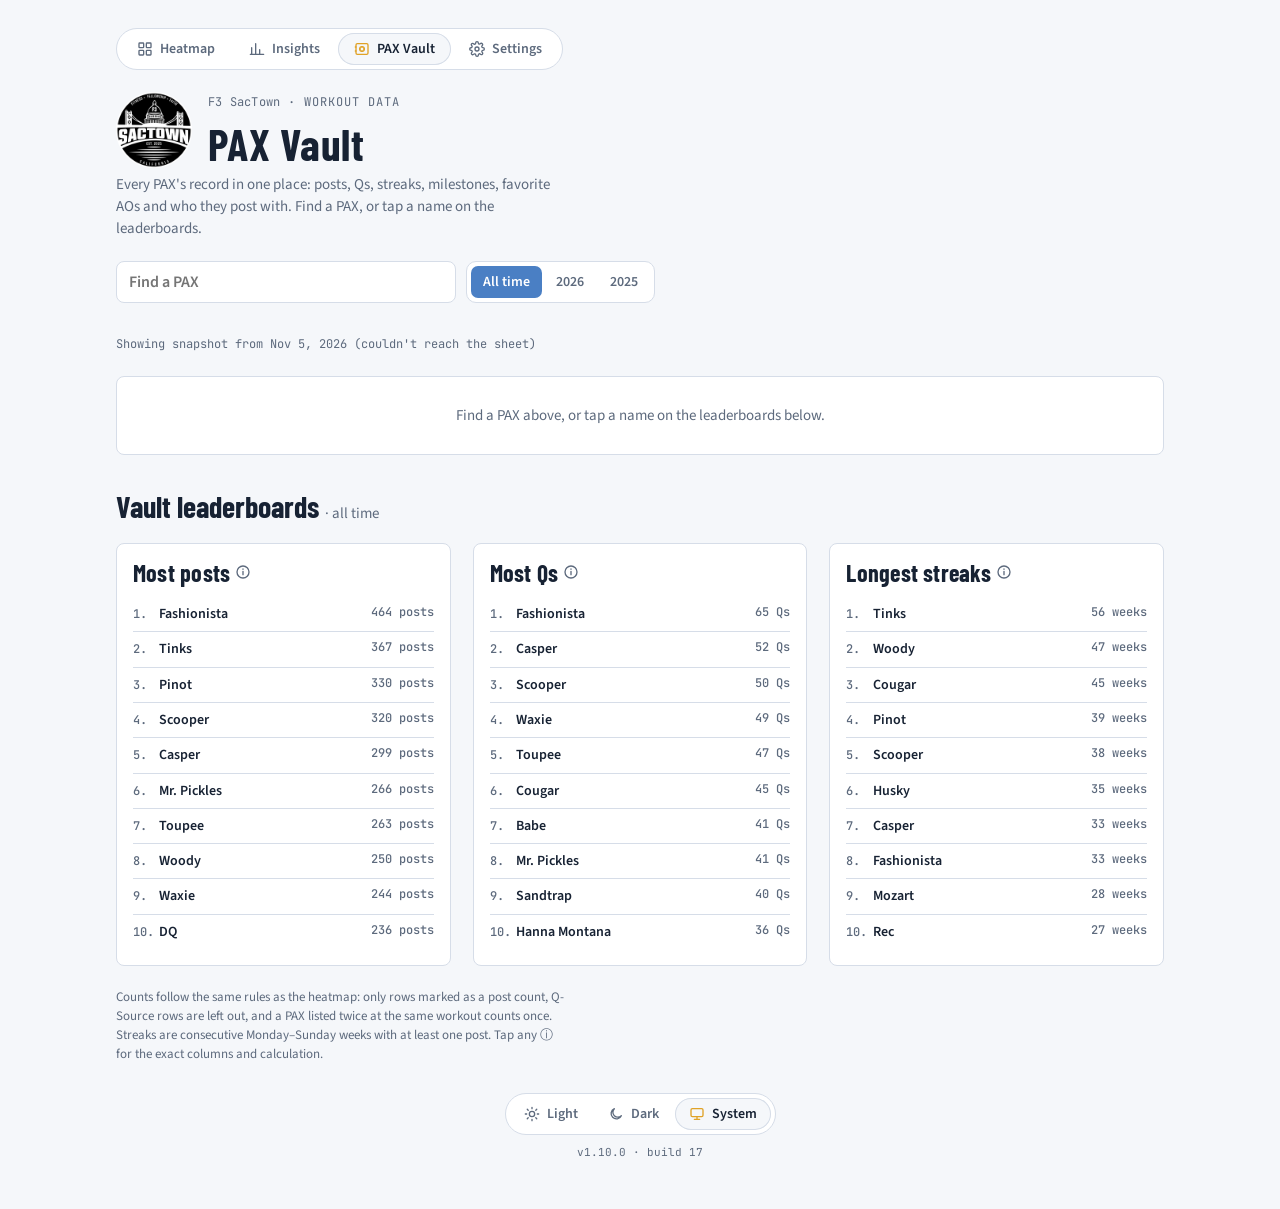
<file: vault.html>
<!doctype html>
<html lang="en">
<head>
<meta charset="utf-8">
<meta name="viewport" content="width=device-width, initial-scale=1, viewport-fit=cover">
<link rel="icon" href="favicon.ico" sizes="any">
<link rel="icon" type="image/png" sizes="32x32" href="icons/favicon-32.png">
<link rel="icon" type="image/png" sizes="192x192" href="icons/icon-192.png">
<link rel="apple-touch-icon" href="icons/apple-touch-icon.png">
<title>PAX Vault</title>
<meta name="color-scheme" content="light dark">
<script>try{const t=localStorage.getItem("hm-theme");if(t==="light"||t==="dark")document.documentElement.dataset.theme=t}catch(e){}</script>
<link rel="preconnect" href="https://fonts.googleapis.com">
<link rel="stylesheet" href="https://fonts.googleapis.com/css2?family=Barlow+Condensed:wght@600;700&family=Source+Sans+3:wght@400;600&family=JetBrains+Mono:wght@500&display=swap">
<link rel="stylesheet" href="site.css?v=17">
<link rel="stylesheet" href="charts.css?v=17">
<style>
/* PAX Vault: one PAX's record, plus region leaderboards */
.finder{display:flex;flex-wrap:wrap;gap:10px;align-items:center}
.finder input{font:600 16px var(--body);color:var(--ink);background:var(--surface);border:1px solid var(--line);border-radius:8px;padding:9px 12px;width:min(340px,100%)}
.finder input:focus-visible{outline:2px solid var(--ink);outline-offset:1px}
.scope{display:inline-flex;flex-wrap:wrap;gap:2px;padding:4px;border:1px solid var(--line);border-radius:10px;background:var(--surface)}
.scope button{all:unset;cursor:pointer;padding:6px 12px;border-radius:7px;font:600 14px var(--body);color:var(--muted)}
.scope button:hover{color:var(--ink)}
.scope button[aria-pressed="true"]{background:var(--h4);color:var(--t4)}
.scope button:focus-visible{outline:2px solid var(--ink);outline-offset:2px}
.find-err{font-size:13px;color:var(--bad);min-height:1em;margin:-12px 0 0}
.who{display:grid;gap:4px}
.who h2{font-size:38px!important}
.who .meta{display:flex;flex-wrap:wrap;gap:6px 18px;font-size:14px;color:var(--muted)}
.who .meta b{color:var(--ink);font-weight:600}
.kpis.vault .kpi b{font-size:36px}
.kpi .note{font-family:var(--mono);font-size:12px;color:var(--muted)}
/* attendance calendar */
.cal-wrap{overflow-x:auto;padding-bottom:4px}
.cal{display:grid;grid-auto-flow:column;grid-template-rows:14px repeat(7,13px);gap:3px;width:max-content}
.cal .m{font:500 10px var(--mono);color:var(--muted);white-space:nowrap;grid-row:1}
.cal .d{width:13px;height:13px;border-radius:3px;background:var(--bg);box-shadow:inset 0 0 0 1px var(--line)}
.cal .d.p{background:var(--h3);box-shadow:none}
.cal .d.q{background:var(--h5);box-shadow:inset 0 0 0 2px var(--ideal)}
.cal .d.x{visibility:hidden}
.cal-key{display:flex;gap:14px;align-items:center;font-size:12px;color:var(--muted);flex-wrap:wrap}
.cal-key i{display:inline-block;width:12px;height:12px;border-radius:3px;vertical-align:-2px;margin-right:5px}
.ms li.done span:first-child::before{content:"✓ ";color:var(--good);font-weight:700}
.ms li.next span:first-child{color:var(--muted)}
.namebtn{all:unset;cursor:pointer;font-weight:600}
.namebtn:hover{text-decoration:underline}
.namebtn:focus-visible{outline:2px solid var(--ink);outline-offset:2px}
.rank{font:500 12px var(--mono);color:var(--muted);min-width:2.2em;display:inline-block}
.prompt{text-align:center;padding:28px 16px}
.prompt p{margin:0;color:var(--muted)}
@media (max-width:600px){.who h2{font-size:30px!important}.kpis.vault .kpi b{font-size:28px}}
</style>
</head>
<body data-page="vault" data-title="PAX Vault">

<div class="wrap">
  <nav class="tabs" id="tabs" aria-label="Pages"></nav>
  <header>
    <a class="brand" href="https://f3sactown.com/" aria-label="F3 SacTown home"><img src="icons/icon-192.png" alt="F3 SacTown logo" width="76" height="76"></a>
    <div class="eyebrow"><span data-brand>F3 SacTown</span> · Workout data</div>
    <h1>PAX Vault</h1>
    <p class="lede">Every PAX's record in one place: posts, Qs, streaks, milestones, favorite AOs and who they post with. Find a PAX, or tap a name on the leaderboards.</p>
  </header>

  <div class="finder">
    <input type="search" id="find" list="paxList" placeholder="Find a PAX" aria-label="Find a PAX" autocomplete="off">
    <datalist id="paxList"></datalist>
    <div class="scope" id="scope" role="group" aria-label="Time period"></div>
  </div>
  <p class="find-err" id="findErr" aria-live="polite"></p>
  <span class="source" id="source" style="margin-top:-12px">Loading…</span>

  <div id="profile" hidden>
    <div style="display:grid;gap:22px">
      <section class="panel who">
        <h2 id="paxName"></h2>
        <div class="meta" id="paxMeta"></div>
      </section>

      <div class="kpis vault" id="cards"></div>

      <section class="panel">
        <h2>Attendance calendar<span data-info="cal" data-what="Attendance calendar"></span></h2>
        <p class="sub" id="calSub"></p>
        <div class="cal-wrap"><div class="cal" id="cal"></div></div>
        <div class="cal-key"><span><i style="background:var(--bg);box-shadow:inset 0 0 0 1px var(--line)"></i>No post</span><span><i style="background:var(--h3)"></i>Posted</span><span><i style="background:var(--h5);box-shadow:inset 0 0 0 2px var(--ideal)"></i>Q'd</span></div>
      </section>

      <section class="panel">
        <h2>Posts per month<span data-info="months" data-what="Posts per month"></span></h2>
        <p class="sub">Hover or tap a bar for posts and Qs that month.</p>
        <div><div class="cols" id="months"></div><div class="xlab" id="monthsX"></div></div>
      </section>

      <div class="three">
        <section class="panel">
          <h2>Favorite AOs<span data-info="aos" data-what="Favorite AOs"></span></h2>
          <p class="sub">Posts at each AO, with Qs.</p>
          <div class="hbars" id="aos"></div>
        </section>
        <section class="panel">
          <h2>By day of week<span data-info="dow" data-what="By day of week"></span></h2>
          <p class="sub">Posts on each weekday.</p>
          <div class="hbars" id="dow"></div>
        </section>
        <section class="panel">
          <h2>Workout buddies<span data-info="buddies" data-what="Workout buddies"></span></h2>
          <p class="sub">PAX at the most of the same workouts.</p>
          <div class="hbars" id="buddies"></div>
        </section>
      </div>

      <div class="two">
        <section class="panel">
          <h2>Milestones<span data-info="ms" data-what="Milestones"></span></h2>
          <p class="sub">All time, with the date each was reached.</p>
          <ul class="list ms" id="ms"></ul>
        </section>
        <section class="panel">
          <h2>Q history<span data-info="qs" data-what="Q history"></span></h2>
          <p class="sub" id="qSub"></p>
          <ul class="list" id="qList"></ul>
        </section>
      </div>

      <section class="panel">
        <h2>Workouts<span data-info="log" data-what="Workouts"></span></h2>
        <p class="sub">Newest first.</p>
        <div class="tbl-wrap"><table class="t" id="log"></table></div>
        <button class="more" id="logMore" type="button"></button>
      </section>
    </div>
  </div>

  <section class="panel prompt" id="prompt"><p>Find a PAX above, or tap a name on the leaderboards below.</p></section>

  <h2 style="font-family:var(--display);font-size:30px;margin:8px 0 -8px">Vault leaderboards <span class="range" id="boardScope" style="font:400 15px var(--body);color:var(--muted)"></span></h2>
  <div class="three">
    <section class="panel"><h2>Most posts<span data-info="bPosts" data-what="Most posts"></span></h2><ul class="list" id="bPosts"></ul></section>
    <section class="panel"><h2>Most Qs<span data-info="bQs" data-what="Most Qs"></span></h2><ul class="list" id="bQs"></ul></section>
    <section class="panel"><h2>Longest streaks<span data-info="bStreak" data-what="Longest streaks"></span></h2><ul class="list" id="bStreak"></ul></section>
  </div>

  <p class="notes">Counts follow the same rules as the heatmap: only rows marked as a post count, Q-Source rows are left out, and a PAX listed twice at the same workout counts once. Streaks are consecutive Monday–Sunday weeks with at least one post. Tap any ⓘ for the exact columns and calculation.</p>
  <footer class="foot" id="foot"></footer>
</div>

<script src="site-config.js?v=17"></script>
<script src="config.js?v=17"></script>
<script src="data.js?v=17"></script>
<script src="site.js?v=17"></script>
<script src="vault.js?v=17"></script>
</body>
</html>
</file>
<file: site.css>
/* Shared by every page: colour tokens (light + dark), type, header, stats, notes, tabs and footer */
*{box-sizing:border-box}body{margin:0}
:root{
  --bg:#f5f7fa; --surface:#ffffff; --ink:#172233; --muted:#5d6a7d; --line:#d6dde8;
  --h1:#eef3fa; --h2:#c6d8ef; --h3:#86aee0; --h4:#4a7fc4; --h5:#22549a; --h6:#0e2f63;
  --t1:#172233; --t2:#172233; --t3:#172233; --t4:#ffffff; --t5:#ffffff; --t6:#ffffff;
  --ideal:#e0a227; --ideal-ink:#8a5f0b;
  --good:#1e7d3a; --bad:#c43d2f;
  --display:"Barlow Condensed","Arial Narrow",system-ui,sans-serif;
  --body:"Source Sans 3",system-ui,-apple-system,"Segoe UI",sans-serif;
  --mono:"JetBrains Mono",ui-monospace,Menlo,monospace;
  color-scheme:light;
}
/* Dark theme: the heat ramp runs dim to bright so busy workouts still stand out */
@media (prefers-color-scheme:dark){:root:not([data-theme="light"]){
  --bg:#0f1520; --surface:#171f2d; --ink:#e6ecf5; --muted:#93a1b5; --line:#2b3649;
  --h1:#1f2b3f; --h2:#27416b; --h3:#2f5f9f; --h4:#4a86d2; --h5:#8ab5ec; --h6:#d2e3f9;
  --t1:#e6ecf5; --t2:#e6ecf5; --t3:#ffffff; --t4:#ffffff; --t5:#0e1a2e; --t6:#0e1a2e;
  --ideal:#e8b03a; --ideal-ink:#e8b84a;
  --good:#4cc275; --bad:#ff7a6b;
  color-scheme:dark;
}}
:root[data-theme="dark"]{
  --bg:#0f1520; --surface:#171f2d; --ink:#e6ecf5; --muted:#93a1b5; --line:#2b3649;
  --h1:#1f2b3f; --h2:#27416b; --h3:#2f5f9f; --h4:#4a86d2; --h5:#8ab5ec; --h6:#d2e3f9;
  --t1:#e6ecf5; --t2:#e6ecf5; --t3:#ffffff; --t4:#ffffff; --t5:#0e1a2e; --t6:#0e1a2e;
  --ideal:#e8b03a; --ideal-ink:#e8b84a;
  --good:#4cc275; --bad:#ff7a6b;
  color-scheme:dark;
}
body{background:var(--bg);color:var(--ink);font-family:var(--body);font-size:15px;line-height:1.45}
.wrap{max-width:1080px;margin:0 auto;padding-block:28px 48px;padding-left:max(16px,env(safe-area-inset-left,0px));padding-right:max(16px,env(safe-area-inset-right,0px));display:grid;gap:22px}
header{display:grid;grid-template-columns:auto 1fr;column-gap:16px;row-gap:6px;align-items:center}
.brand{grid-row:1 / span 2;display:block;line-height:0;border-radius:50%}
.brand img{width:76px;height:76px;display:block}
.brand:focus-visible{outline:2px solid var(--ink);outline-offset:3px}
header .lede{grid-column:1 / -1}
@media (max-width:600px){.brand img{width:56px;height:56px}header{column-gap:12px}}
.eyebrow{font-family:var(--mono);font-size:12px;letter-spacing:.08em;text-transform:uppercase;color:var(--muted)}
h1{font-family:var(--display);font-weight:700;font-size:clamp(30px,5vw,44px);line-height:1;margin:0;text-wrap:balance;letter-spacing:.01em}
.lede{margin:0;color:var(--muted);max-width:62ch}
.controls{display:flex;flex-wrap:wrap;align-items:center;gap:10px}
.controls button,.controls select{font:600 15px var(--body);color:var(--ink);background:var(--surface);border:1px solid var(--line);border-radius:6px;padding:8px 12px;cursor:pointer}
.controls select{min-width:180px}
.controls button:focus-visible,.controls select:focus-visible{outline:2px solid var(--ink);outline-offset:2px}
.controls button:disabled{opacity:.4;cursor:default}
.source{font-size:12px;color:var(--muted);font-family:var(--mono)}
.stats{display:flex;flex-wrap:wrap;gap:10px 28px}
.stat{display:grid}
.stat b{font-family:var(--display);font-size:30px;line-height:1;font-variant-numeric:tabular-nums}
.stat span{font-size:12px;color:var(--muted);letter-spacing:.04em;text-transform:uppercase}
.empty{padding:28px;text-align:center;color:var(--muted)}
.detail{background:var(--surface);border:1px solid var(--line);border-radius:8px;padding:14px 16px;display:grid;gap:6px;min-height:64px}
.detail h2{font-family:var(--display);font-size:22px;margin:0;font-weight:600}
.detail p{margin:0;color:var(--muted)}
.notes.version{font-family:var(--mono);font-size:11px}
footer.foot{display:grid;justify-items:center;gap:10px;padding-top:8px}
footer.foot .notes.version{text-align:center}
.theme{display:inline-flex;gap:2px;padding:4px;border:1px solid var(--line);border-radius:999px;background:var(--surface)}
.theme button{all:unset;cursor:pointer;display:inline-flex;align-items:center;gap:7px;padding:6px 14px;border-radius:999px;font:600 14px var(--body);color:var(--muted)}
.theme button svg{width:16px;height:16px;flex:none}
.theme button:hover{color:var(--ink)}
.theme button[aria-checked="true"]{background:var(--bg);color:var(--ink);box-shadow:inset 0 0 0 1px var(--line)}
.theme button[aria-checked="true"] svg{color:var(--ideal)}
.theme button:focus-visible{outline:2px solid var(--ink);outline-offset:2px}
.notes{font-size:13px;color:var(--muted);margin:0;max-width:75ch}
/* Page tabs: same pill shape as the theme switch */
.tabs{display:inline-flex;flex-wrap:wrap;max-width:100%;gap:2px;padding:4px;border:1px solid var(--line);border-radius:999px;background:var(--surface);justify-self:start}
.tabs a{display:inline-flex;align-items:center;gap:7px;padding:6px 16px;border-radius:999px;font:600 14px var(--body);color:var(--muted);text-decoration:none}
.tabs a svg{width:16px;height:16px;flex:none}
.tabs a:hover{color:var(--ink)}
.tabs a[aria-current="page"]{background:var(--bg);color:var(--ink);box-shadow:inset 0 0 0 1px var(--line)}
.tabs a[aria-current="page"] svg{color:var(--ideal)}
.tabs a:focus-visible{outline:2px solid var(--ink);outline-offset:2px}
/* ⓘ explanation buttons and the shared tooltip */
.info{all:unset;cursor:help;display:inline-grid;place-items:center;width:18px;height:18px;margin-left:4px;vertical-align:-3px;color:var(--muted);border-radius:50%}
.info svg{width:16px;height:16px}
.info:hover,.info:focus-visible{color:var(--ink)}
.info:focus-visible{outline:2px solid var(--ink);outline-offset:1px}
#tip{position:fixed;z-index:50;pointer-events:none;background:var(--ink);color:var(--bg);font:500 12px/1.5 var(--mono);padding:7px 9px;border-radius:6px;white-space:pre-line;max-width:min(340px,calc(100vw - 16px));opacity:0;transition:opacity .08s;text-transform:none;letter-spacing:0}
#tip.on{opacity:1}
.eyebrow [data-brand]{text-transform:none;letter-spacing:.02em}
@media (max-width:480px){.tabs a{padding:6px 11px;font-size:13px}.tabs a svg{display:none}}
</file>
<file: charts.css>
/* Shared chart, card and table styles (Insights, PAX Vault) */
.kpis{display:grid;grid-template-columns:repeat(auto-fill,minmax(230px,1fr));gap:12px}
.kpi{background:var(--surface);border:1px solid var(--line);border-radius:8px;padding:14px 16px 12px;display:grid;gap:6px;align-content:start;grid-template-rows:auto auto auto 1fr}
.kpi .lab{font-size:15px;color:var(--muted);display:flex;align-items:center;justify-content:space-between;gap:6px}
.kpi b{font-family:var(--display);font-size:42px;line-height:1;font-variant-numeric:tabular-nums}
.kpi small{font-family:var(--mono);font-size:12px;color:var(--muted)}
.kpi small .up{color:var(--good)}.kpi small .down{color:var(--bad)}
.kpi .spark{width:100%;height:30px;align-self:end;margin-top:6px;overflow:visible}
.kpi .spark polyline{fill:none;stroke:var(--h4);stroke-width:2;vector-effect:non-scaling-stroke;stroke-linejoin:round;stroke-linecap:round}
.panel h2 .info{vertical-align:2px}

.panel{background:var(--surface);border:1px solid var(--line);border-radius:8px;padding:16px;display:grid;gap:12px;min-width:0;align-content:start}
.panel h2{font-family:var(--display);font-size:24px;font-weight:700;margin:0;line-height:1.05;letter-spacing:.01em}
.panel .sub{margin:-6px 0 0;font-size:13px;color:var(--muted)}
.two{display:grid;grid-template-columns:1fr 1fr;gap:22px}
@media (max-width:760px){.two{grid-template-columns:1fr}}
.three{display:grid;grid-template-columns:repeat(auto-fit,minmax(300px,1fr));gap:22px}
@media (max-width:600px){.three{grid-template-columns:1fr}}

/* column charts */
.cols{position:relative;height:200px;display:flex;align-items:flex-end;gap:2px;padding-left:34px;border-bottom:1px solid var(--line)}
.cols .gl{position:absolute;left:34px;right:0;border-top:1px dashed var(--line);pointer-events:none}
.cols .gl span{position:absolute;right:calc(100% + 6px);top:-8px;font:500 10px var(--mono);color:var(--muted)}
.cols .bar{flex:1;min-width:2px;height:100%;display:flex;align-items:flex-end;cursor:default;position:relative;z-index:1}
.cols .bar i{display:block;width:100%;background:var(--h4);border-radius:4px 4px 0 0;min-height:1px}
.cols .bar:hover i,.cols .bar.on i{filter:brightness(1.18)}
.xlab{display:flex;gap:2px;padding-left:34px;font:500 10px var(--mono);color:var(--muted);height:14px;margin-top:5px}
.xlab span{flex:1;min-width:2px;text-align:center;white-space:nowrap;overflow:visible}
.cols .band{position:absolute;bottom:0;top:0;background:color-mix(in srgb,var(--ideal) var(--band-mix,14%),transparent);border-top:2px solid var(--ideal);pointer-events:none;z-index:0}
.cols .band span,.cols .cap span{position:absolute;top:-17px;left:50%;transform:translateX(-50%);font:500 10px var(--mono);letter-spacing:.06em;color:var(--ideal-ink);white-space:nowrap}
.cols .cap{position:absolute;bottom:0;top:0;border-left:2px dashed var(--muted);pointer-events:none;z-index:2}
.cols .cap span{color:var(--muted);left:4px;transform:none}
.hist{margin-top:18px}

/* horizontal bars */
.hbars{display:grid;gap:6px}
.hb{display:grid;grid-template-columns:8.6em 1fr auto;align-items:center;gap:10px;font-size:14px}
.hb .lab{font-weight:600;white-space:nowrap;overflow:hidden;text-overflow:ellipsis}
.hb .track{height:18px;position:relative}
.hb .track i{position:absolute;inset:0 auto 0 0;background:var(--h4);border-radius:0 4px 4px 0}
.hb .val{font:500 12px var(--mono);color:var(--muted);text-align:right;white-space:nowrap}
.hb .val b{color:var(--ink);font-weight:500}

/* tables */
.tbl-wrap{overflow-x:auto;margin:0 -4px}
table.t{border-collapse:collapse;width:100%;font-size:14px;font-variant-numeric:tabular-nums}
table.t th{font:500 11px var(--mono);letter-spacing:.06em;text-transform:uppercase;color:var(--muted);text-align:right;padding:6px 8px;border-bottom:1px solid var(--line);white-space:nowrap}
table.t th:first-child,table.t td:first-child,table.t th.l{text-align:left}
table.t th button{all:unset;cursor:pointer}
table.t th button:hover{color:var(--ink)}
table.t th button:focus-visible{outline:2px solid var(--ink);outline-offset:2px}
table.t th[aria-sort] button::after{content:" ▼";font-size:9px}
table.t th[aria-sort="ascending"] button::after{content:" ▲"}
table.t td{padding:7px 8px;border-bottom:1px solid var(--line);text-align:right;white-space:nowrap}
table.t td.name{font-weight:600;white-space:normal;min-width:120px}
table.t td.name small{display:block;font-weight:400;font-size:12px;color:var(--muted)}
table.t td.l{text-align:left;color:var(--muted)}
table.t tr:last-child td{border-bottom:0}
.avgcell{display:inline-flex;align-items:center;gap:8px;justify-content:flex-end}
.chip{display:inline-block;min-width:38px;padding:2px 6px;border-radius:4px;font:500 12px var(--mono);text-align:center}
.chip.ideal{box-shadow:inset 0 0 0 2px var(--ideal)}
.delta{font:500 12px var(--mono);color:var(--muted)}
.tag{font:500 10px var(--mono);letter-spacing:.06em;text-transform:uppercase;color:var(--muted);border:1px solid var(--line);border-radius:4px;padding:1px 4px;margin-left:6px;vertical-align:1px}
.tools{display:flex;flex-wrap:wrap;gap:10px;align-items:center}
.tools input{font:15px var(--body);color:var(--ink);background:var(--bg);border:1px solid var(--line);border-radius:6px;padding:7px 10px;min-width:0;flex:1;max-width:280px}
.tools input:focus-visible{outline:2px solid var(--ink);outline-offset:1px}
.more{font:600 14px var(--body);color:var(--ink);background:var(--bg);border:1px solid var(--line);border-radius:6px;padding:7px 12px;cursor:pointer;justify-self:start}
.more:focus-visible{outline:2px solid var(--ink);outline-offset:2px}
.list{display:grid;gap:0;margin:0;padding:0;list-style:none;font-size:14px}
.list li{display:flex;justify-content:space-between;gap:12px;padding:7px 0;border-bottom:1px solid var(--line)}
.list li:last-child{border-bottom:0}
.list li span:last-child{color:var(--muted);font:500 12px var(--mono);text-align:right;white-space:nowrap}
.empty{color:var(--muted);font-size:14px;margin:0}

[data-theme="dark"] .cols .band{--band-mix:9%}
@media (prefers-color-scheme:dark){:root:not([data-theme="light"]) .cols .band{--band-mix:9%}}
@media (max-width:600px){.cols{height:160px;padding-left:28px}.cols .gl{left:28px}.xlab{padding-left:28px}.hb{grid-template-columns:8.6em 1fr auto;font-size:13px}.kpis{grid-template-columns:1fr 1fr;gap:8px}.kpi{padding:12px}.kpi .lab{font-size:13px}.kpi b{font-size:30px}}
</file>
